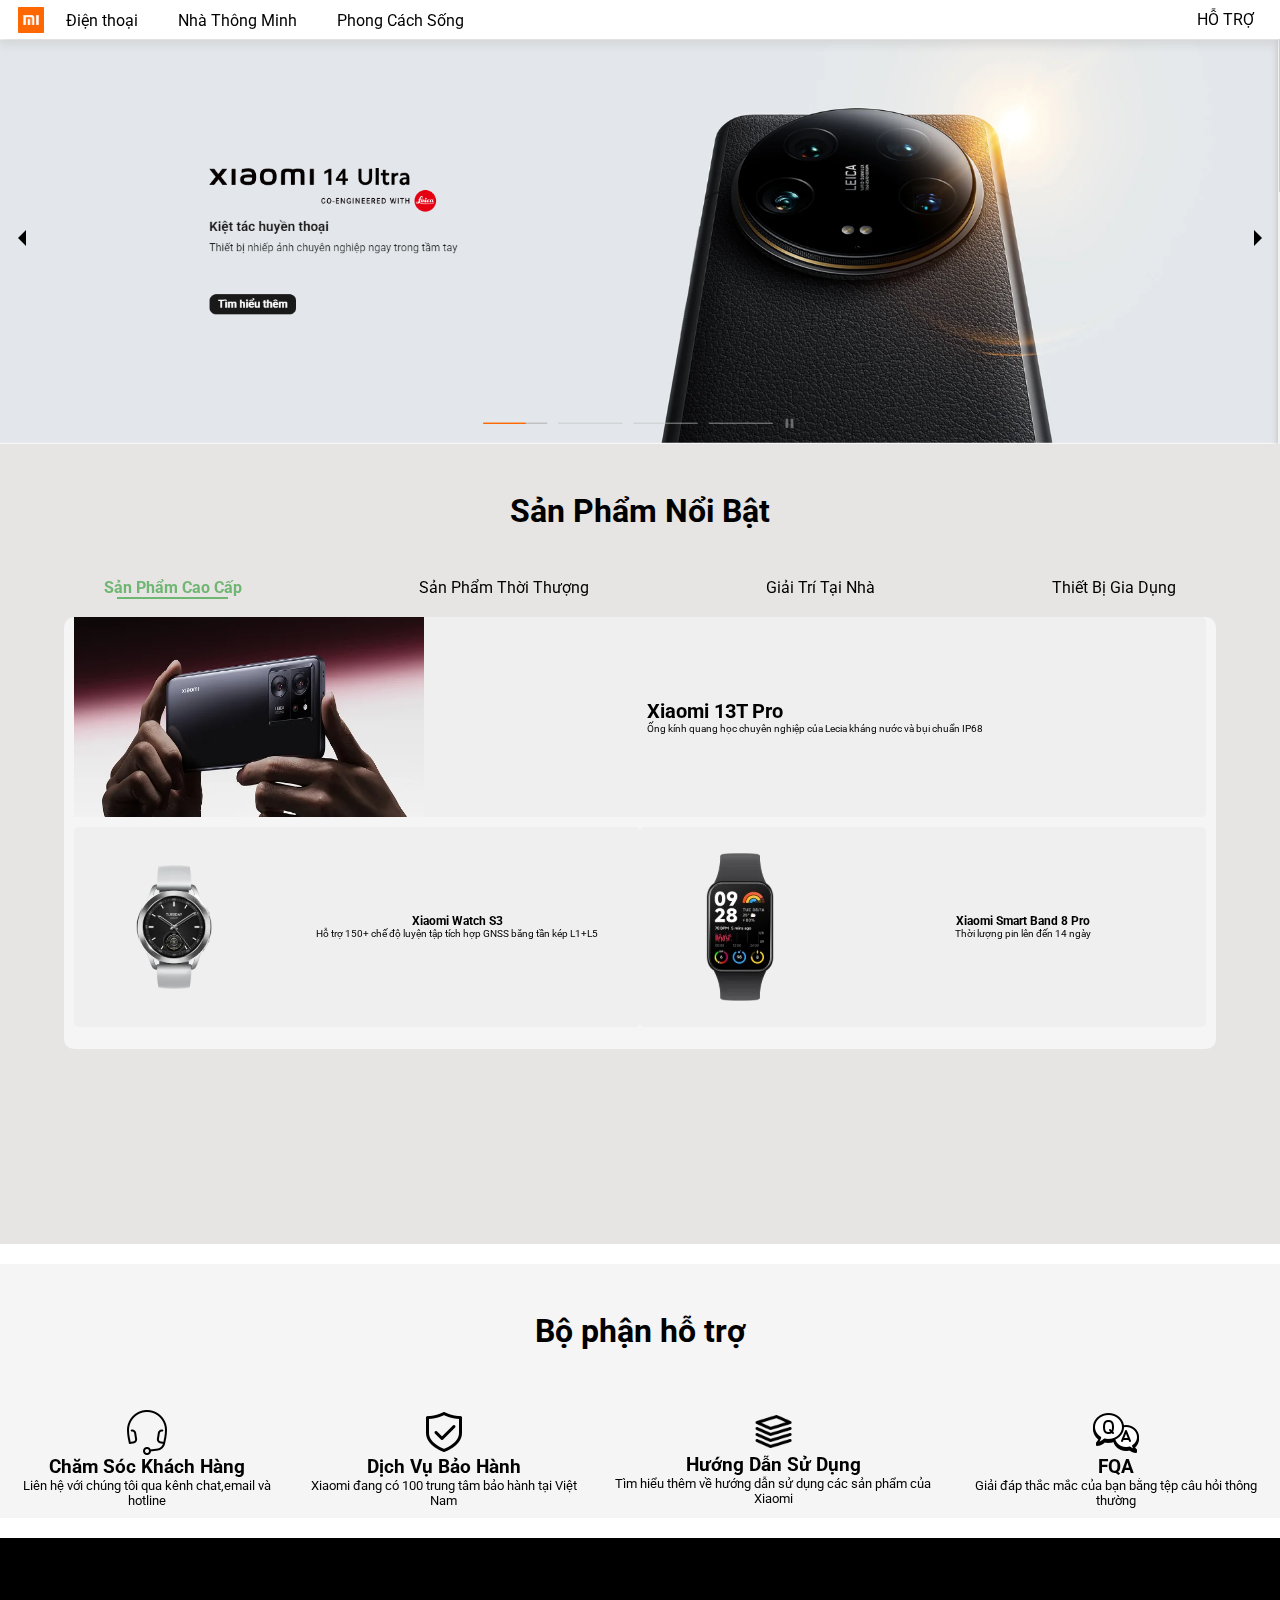
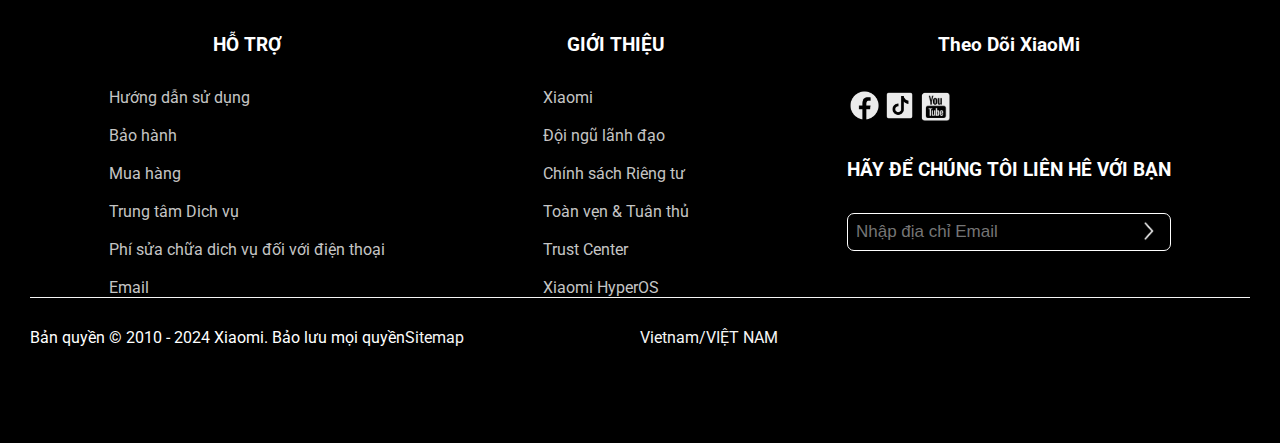
<file: dl/index.html>
<!DOCTYPE html>
<html lang="en">
<head>
    <meta charset="UTF-8">
    <meta name="viewport" content="width=device-width, initial-scale=1.0, viewport-fit=cover">

    <title>Document</title>
    
    <link rel="stylesheet" href="https://cdnjs.cloudflare.com/ajax/libs/font-awesome/4.7.0/css/font-awesome.min.css">
    <link rel="stylesheet" href="./dt.css">
    <link rel="stylesheet" href="./grid.css">

    <link href="https://fonts.googleapis.com/css2?family=Jacquard+12&family=Poppins:ital,wght@0,100;0,200;0,300;0,400;0,500;0,600;0,700;0,800;0,900;1,100;1,200;1,300;1,400;1,500;1,600;1,700;1,800;1,900&family=Roboto:ital,wght@0,100;0,300;0,400;0,500;0,700;0,900;1,100;1,300;1,400;1,500;1,700;1,900&display=swap" rel="stylesheet">
</head>
<body>
    <div class="container">
        <div class="header-navbar">

            <div class="navbar-list">
                <div class="navbar-item left">
                    <div class="logo">
                        <img src="./img/logo.png" alt="">
                    </div>
                    
                    <a href="#" class="mega-menu">Điện thoại
                        <div class="content drop-one" >
                            <p>Xiao</p>
                            <img src="[data-uri]" height="20px" width="20px">
                            <p>Redmi</p>
                                <img src="[data-uri]" height="20px" width="20px">
                            <p>Poco</p>
                        </div>
                    </a>
                    <a href="#" class="mega-menu menu-two">Nhà Thông Minh
                        <div class="content drop-two" >
                            <div class=" images">
                                <p>TV & Phương Tiện</p>
                                <img src="[data-uri]"height="40px" width="40px">
                            </div>
                            <div class=" images">
                                <p>Máy Hút Bụi Đa Năng</p>
                            <img src="[data-uri]" height="35px" width="35px">
    
                            </div>
                            <div class=" images">
                                <p>Thiết Bị Môi Trường</p>
                            <img src="[data-uri]"height="40px" width="40px">
    
                            </div>
                            <div class=" images">
                                <p>Thiết Bị Thông Minh</p>
                                <img src="[data-uri]"height="40px" width="40px">
                            </div>
                        </div>
                    </a>
                    <a href="#" class="mega-menu menu-three">Phong Cách Sống
                        
                        <div class="content drop-three" >
                            <div class="mega-menu images">
                                <p>Thiết bị đeo</p>
                            <img src="[data-uri]">
    
                            </div>
                            <div class="mega-menu images">
                                <p>Văn Phòng</p>
                            <img src="[data-uri]">
    
                            </div>
                            <div class="mega-menu images">
                                <p>Thể Thao</p>
                                <img src="[data-uri]">
        
                            </div>
                            <div class="mega-menu images">
                                <p>Phụ Kiện</p>
                            <img src="[data-uri]">
    
                            </div>
                        </div>
                    </a>
                </div>
            
                <div class="navbar-item right">
                    <a href="#">HỖ TRỢ</a>
                    <a href="#"><i class="fa-solid fa-magnifying-glass"></i></a>
                    <a href=""><i class="fa-solid fa-house"></i></a>
                    
                </div>    
            </div>
        </div>
        
      
         <div class="nav__overlay">
        </div> 
        
        <div class="slide-container">
            <div class="list-image">
                <img class="image" src="img/xiaomi14Ultra.PNG" alt="">
                <img class="image" src="./img/redmi13.PNG" alt="">
                <img class="image" src="./img/redmi note 13 pro.PNG" alt="">
                <img class="image" src="./img/redmi pad pro.PNG" alt="">
            </div>
            <div class="next" onclick="plusSlide(-1)">
                <img src="[data-uri]">
            </div>
            <div class="prev" onclick="plusSlide(1)">
                <img src="[data-uri]">
            </div>
        </div>
    
       
         <div class="product-block" >
            <div class="title">
                <h1>Sản Phẩm Nổi Bật</h1>
            </div>
            <div class="product-tag">
                <p class="tags one active">Sản Phẩm Cao Cấp</p>
                <p class="tags two">Sản Phẩm Thời Thượng</p>
                <p class="tags three">Giải Trí Tại Nhà</p>
                <p class="tags four">Thiết Bị Gia Dụng</p>
            </div>
            <div class="product-select">
                <!-- <div  class="line"></div> -->
                <div class="product_content active">
                        
                        <div class="product_content_inner first">
                           <div class="block">
                                  <img src="./img/xiaomi.webp" alt="">  
                                <div class="block-text">
                                    <h1>Xiaomi 13T Pro</h1>
                                    <p> Ống kính quang học chuyên nghiệp của Lecia kháng nước và bụi chuẩn IP68</p>
                                    <button class="btn-more">Tìm hiểu thêm</button>  
                                </div> 
                                                     
                            </div>  
                        </div>  
    
                        
                         <div class="product_content_inner second">
                            <div class="block">
                                 <img src="./img/dh s3.webp" alt=""> 
                                 <div class="block-text">
                                    <h3>Xiaomi Watch S3</h3>
                                    <băng>Hỗ trợ 150+ chế độ luyện tập tích hợp GNSS băng tần kép L1+L5</p>
                                    <button class="btn-more">Tìm hiểu thêm</button>                     
        
                                </div>
                            </div>
                            <div class="block">
                               <img src="./img/dh band8 pro.webp" alt="">
                                <div class="block-text">
                                    <h3>Xiaomi Smart Band 8 Pro</h3>
                                    <p> Thời lượng pin lên đến 14 ngày</p>                   
                                    <button class="btn-more">Tìm hiểu thêm</button>  
                                </div>   
                            </div>
                        </div>
                    
                </div>
                
                
                <div class="product_content"> 
                    <div class="product_content_inner third">
                        <div class="block">
                            <img src="./img/redmi note13.webp" alt="">
                            <div class="block-text">
                                <h1>Redmi Note 13 </h1>
                                <p> Ống kính quang học chuyên nghiệp của Lecia kháng nước và bụi chuẩn IP68</p>
                                <button class="btn-more">Tìm hiểu thêm</button>                     
                            </div>
                        </div>
                    </div>
                    <div class="product_content_inner fourth">
                        <div class="wrapper">
                            <div class="wrapper-div one">
                                <img src="./img/note13pro+ 5g.webp" alt="">
                                <div class="block-text">
                                    <h3>Xiaomi Smart Band 8 Pro</h3>
                                    <p> Thời lượng pin lên đến 14 ngày</p>   
                                    <button class="btn-more">Tìm hiểu thêm</button>  
                                </div>   
                            </div>
                            <div class="wrapper-div two">
                                <img src="./img/note13pro 5.webp" alt="">
                                <div class="block-text">
                                    <h3>Xiaomi Smart Band 8 Pro</h3>
                                    <p> Thời lượng pin lên đến 14 ngày</p>  
                                    <button class="btn-more">Tìm hiểu thêm</button>  
                                </div>   
                            </div>
                            <div class="wrapper-div three">
                                <img src="./img/redmi buds 5pro.webp" alt="">
                                <div class="block-text">
                                    <h3>Xiaomi Smart Band 8 Pro</h3>
                                    <p> Thời lượng pin lên đến 14 ngày</p>                   
                                </div>   
                                <button class="btn-more">Tìm hiểu thêm</button>  
                            </div>
                            <div class="wrapper-div four">
                                <img src="./img/redmi watch 4.webp" alt="">
                                <div class="block-text">
                                    <h3>Xiaomi Smart Band 8 Pro</h3>
                                    <p> Thời lượng pin lên đến 14 ngày</p>  
                                    <button class="btn-more">Tìm hiểu thêm</button>  
                                </div>   
                            </div>
                        </div>
                    </div>
                </div>
                
                
                <div class="product_content">
                        
                    <div class="product_content_inner first">
                        <div class="block">
                            <img src="./img/xiaomi.webp" alt="">
                            <div class="block-text">
                                <h1>Xiaomi 13T Pro</h1>
                                <p> Ống kính quang học chuyên nghiệp của Lecia kháng nước và bụi chuẩn IP68</p>
                                <button class="btn-more">Tìm hiểu thêm</button>                     
                                
                            </div>
                        </div>
                    </div>
                    <div class="product_content_inner second">
                        <div class="block">
                            <img src="./img/dh s3.webp" alt="">
                            <div class="block-text">
                                <h3>Xiaomi Watch S3</h3>
                                <băng>Hỗ trợ 150+ chế độ luyện tập tích hợp GNSS băng tần kép L1+L5</p>
                                <button class="btn-more">Tìm hiểu thêm</button>                     
    
                            </div>
                        </div>
                        <div class="block">
                            <img src="./img/dh band8 pro.webp" alt="">
                            <div class="block-text">
                                <h3>Xiaomi Smart Band 8 Pro</h3>
                                <p> Thời lượng pin lên đến 14 ngày</p> 
                                <button class="btn-more">Tìm hiểu thêm</button>  
    
                            </div>   
                        </div>
                    </div>
                
                </div>
                
                
                <div class="product_content">
                    <div class="product_content_inner third">
                        <div class="block">
                            <img src="./img/redmi note13.webp" alt="">
                            <div class="block-text">
                                <h1>Redmi Note 13 </h1>
                                <p> Ống kính quang học chuyên nghiệp của Lecia kháng nước và bụi chuẩn IP68</p>
                                <button class="btn-more">Tìm hiểu thêm</button>                     
                            
                            </div>
                        </div>
                    </div>
                    <div class="product_content_inner fourth">
                        <div class="wrapper">
                            <div class="wrapper-div one">
                                <img src="./img/note13pro+ 5g.webp" alt="">
                                <div class="block-text">
                                    <h3>Xiaomi Smart Band 8 Pro</h3>
                                    <p> Thời lượng pin lên đến 14 ngày</p>   
                                    <button class="btn-more">Tìm hiểu thêm</button>  
                                </div>   
                            </div>
                            <div class="wrapper-div two">
                                <img src="./img/note13pro 5.webp" alt="">
                                <div class="block-text">
                                    <h3>Xiaomi Smart Band 8 Pro</h3>
                                    <p> Thời lượng pin lên đến 14 ngày</p>  
                                    <button class="btn-more">Tìm hiểu thêm</button>  
                                </div>   
                            </div>
                            <div class="wrapper-div three">
                                <img src="./img/redmi buds 5pro.webp" alt="">
                                <div class="block-text">
                                    <h3>Xiaomi Smart Band 8 Pro</h3>
                                    <p> Thời lượng pin lên đến 14 ngày</p>                   
                                </div>   
                                <button class="btn-more">Tìm hiểu thêm</button>  
                            </div>
                            <div class="wrapper-div four">
                                <img src="./img/redmi watch 4.webp" alt="">
                                <div class="block-text">
                                    <h3>Xiaomi Smart Band 8 Pro</h3>
                                    <p> Thời lượng pin lên đến 14 ngày</p>  
                                    <button class="btn-more">Tìm hiểu thêm</button>  
                                </div>   
                            </div>
                        </div>
                    </div>
                </div> 
            </div>
        </div>
    
    
    
        <div class="container_support">
            <div class="title">
                <h1>Bộ phận hỗ trợ</h1>
            </div>
            <div class="container_support_inner">
                <div class="container_inner ">
                    <img src="./img/icons8-headset-48.png" alt="">
                    <a href="#" class="container_inner_block">
                        <h3>Chăm Sóc Khách Hàng</h3>
                        <p>Liên hệ với chúng tôi qua kênh chat,email và hotline</p>
                    </a>
                </div>
                <div class="container_inner">
                    <img src="./img/icons8-protect-48.png" alt="">
                    <a href="#" class="container_inner_block">
                        <h3>Dịch Vụ Bảo Hành</h3>
                        <p>Xiaomi đang có 100 trung tâm bảo hành tại Việt Nam</p>
                    </a>    
                </div>
                <div class="container_inner ">
                    <img src="./img/icons8-stack-of-paper-60.png" alt="" width="45px">
                    <a href="#" class="container_inner_block">
                        <h3>Hướng Dẫn Sử Dụng</h3>
                        <p>Tìm hiểu thêm về hướng dẫn sử dụng các sản phẩm của Xiaomi</p>
                    </a>
                </div>
                <div class="container_inner ">
                    <img src="./img/icons8-faq-48.png" alt="">
                    <a href="#" class="container_inner_block">
                        <h3>FQA</h3>
                        <p>Giải đáp thắc mắc của bạn bằng tệp câu hỏi thông thường</p>
                    </a>    
                </div>
            </div>
        </div>
    </div>

</body>


<footer class="footer">
    <div class="footer_first">
        <div class="footer_block ">
            <h3>HỖ TRỢ</h3>
            <a href="#">Hướng dẫn sử dụng</a><br>
            <a href="#">Bảo hành</a><br>
            <a href="#">Mua hàng</a><br>
            <a href="#">Trung tâm Dich vụ</a><br>
            <a href="#">Phí sửa chữa dich vụ đối với điện thoại</a><br>
            <a href="#">Email</a>
        </div>
        <div class="footer_block ">
            <h3>GIỚI THIỆU</h3>
            <a href="#">Xiaomi</a><br>
            <a href="#">Đội ngũ lãnh đạo</a><br>
            <a href="#">Chính sách Riêng tư</a><br>
            <a href="#">Toàn vẹn & Tuân thủ</a><br>
            <a href="#">Trust Center</a><br>
            <a href="#">Xiaomi HyperOS</a>
        </div>
        <div class="footer_block ">
            <h3>Theo Dõi XiaoMi</h3>
            <div class="icon">
                <a href="#" ><img src="./img/icons8-facebook-60.png" alt="" width="35px"></a>
            <a href="#"><img src="./img/icons8-tiktok-60.png" alt="" width="35px"></a>
            <a href="#" class="icon_ytb"><img src="./img/icons8-youtube-60.png" alt="" width="44px"></a>
            
            </div>
            <h3>HÃY ĐỂ CHÚNG TÔI LIÊN HÊ VỚI BẠN</h3>
            <form class="search_bar">
                <input type="text" placeholder="Nhập địa chỉ Email" name="search">
                <img src="./img/icons8-forward-24.png" alt="">
            </form>
        </div>
    </div>
    <div class="line_white"></div>
    <div class="footer_second">
        <div class="footer_second_div">
            <p>Bản quyền © 2010 - 2024 Xiaomi. Bảo lưu mọi quyền</p>
            <a href="#">Sitemap</a>
        </div>
        <div class="footer_second_div">
            <a href="#">Vietnam/VIỆT NAM</a>
            <!-- <img src="./img/icons8-earth-globe-24.png" alt=""> -->
        </div>  
    </div>
</footer> 


<script src="./dt.js"></script>
</html>
</file>
<file: dl/dt.css>
* {
    padding: 0;
    margin: 0;
    box-sizing: border-box;
}

body {
    font-family: "Roboto", sans-serif;
    font-weight: 400;
    font-style: normal;
}

/* style navbar */
.logo img {
    margin-top: 0.3rem;
    padding: 2px;
    height: 30px;
    width: 30px;

}

.header-navbar {
    position: relative;
    z-index: 11;
    background-color: rgb(255, 255, 255);
    /* height: 2.5rem; */
    width: 100%;
    box-shadow: 0px 2px 10px rgb(211, 211, 211);
    /* position: fixed; */
}

.navbar-item a {
    text-decoration: none;
    color: black;
}

.navbar-list {
    display: flex;
    justify-content: space-between;
    margin: 0 1rem;
}

.left {
    display: flex;
}

.left a {
    margin-top: 0.7rem;
    /* margin-left: 20px */
}

.right {
    padding: 10px;
}

/* .right a{
    margin-left: 20px;
} */
.navbar-item a:hover {
    color: rgba(112, 182, 115, 1.00);
}

/* từ đây */
.content {
    margin-top: 0.5rem;
    z-index: 2;
    background-color: #f5f5f5;
    width: 100%;
    left: 0;
    position: absolute;
    /* height: 5rem; */
    display: none;
    justify-content: center
}

.content p {
    margin-top: 2rem;
    padding: 0 20px;
    /* margin-left: 5rem; */
}

.content img {
    margin-top: 2rem;
    /* margin-right: 5rem; */
}

.content p:hover {
    color: rgba(112, 182, 115, 1.00);
}

.content {
    transition-delay: 1s;
    transition: all 4s ease;
}

.mega-menu {
    padding: 0 20px;
}

.mega-menu:hover .content {
    color: black;
    display: flex;
    transition-delay: 1s;
    transition: all 4s ease;

}

.images {
    display: flex;
    justify-content: center;
    align-items: center;
    flex-direction: column;
}

.drop-two img {
    /* margin-left: -5rem; */
    margin-top: -4.5rem;
}

.drop-one {
    /* height: 10rem; */
    padding: 40px;
    /* transform: tr; */

}

.drop-two {
    /* height: 10rem; */
    padding: 40px;

}

.drop-three {
    /* height: 10rem; */
    padding: 40px;

}

.drop-three img {
    height: 30px;
    width: 30px;
    margin-top: -3.5rem;
}

.nav__overlay {
    position: fixed;
    opacity: 0;
    top: 0;
    bottom: 0;
    left: 0;
    right: 0;
    background-color: rgba(0, 0, 0, 0.3);
    z-index: 9;
    transition: opacity 0.3s ease-in-out;

}


/* slide-container */
.slide-container {
    width: 100%;
    position: relative;
    overflow: hidden;
}

.list-image {
    /* width: 420px; */
    display: flex;
    transform: translateX();
    /* overflow: hidden; */

}

.list-image .image {
    width: 100%;
    height: auto;
    flex-shrink: 0;
}

.prev,
.next {
    position: absolute;
    top: 50%;
    transform: translateY(-50%);
    font-size: 24px;
    z-index: 20;
    cursor: pointer;
    color: #333;
}


.prev {
    left: 10px;
}

.next {
    right: 10px;
}

/* product-block */

.product-block {
    max-width: 100%;
    /* height: 60rem; */
    background-color: rgb(231, 228, 228);
    display: flex;
    flex-direction: column;

}

.product-tag {
    width: 100%;
    display: flex;
    justify-content: space-around;
    /* margin: 0 auto; */
    padding: 0 15px;
    /* gap: 3rem;  */
    /* text-align: center;
     box-sizing: border-box;
     padding: 0 30rem; */
}

.tags {
    /* position: relative; */
    z-index: 16;
    cursor: pointer;
    padding: 0 10px;

}



/* product-select */
.title {
    /* width: 100%; */
    /* height: 10rem; */
    padding: 3rem 0 3rem 0;
    /* margin-left: 40%; */
    text-align: center;
}

.product-select {

    display: flex;
    /* margin-left: 37rem; */
    width: 100%;
    justify-content: center;

}

.line {
    position: absolute;
    width: 100px;
    background-color: rgba(112, 182, 115, 1.00);
    height: 3px;
    left: 37.5rem;
    transition: all .3s ease-in-out;
}

.product-tag .tags.active {
    color: rgba(112, 182, 115, 1.00);
    font-weight: bold;
    position: relative;
}

.product-tag .tags.active::after {
    content: '';
    display: block;
    position: absolute;
    background-color: rgba(112, 182, 115, 1.00);
    height: 2px;
    bottom: -2px;
    left: 0;
    right: 0;
    margin: 0 auto;
    width: 70%;
}

.product-select .product_content {
    display: none;
}

.product-select .product_content.active {
    display: block;

}

.product-select {
    width: 100%;
}



/* inner product */
.product_content_inner {

    display: flex;
    padding: 20px;
    z-index: 12;
    width: 100%;
}

.product_content {
    /* position: absolute; */
    width: 60%;
    margin-top: 20px;
    /* margin: 2rem 0 0 -16rem; */
    background-color: #f5f5f5;
    /* height: 45rem; */
    border-radius: 10px;
}

.block {
    display: flex;

    background-color: rgba(231, 228, 228, 0.37);
    border-radius: 5px;
    width: 50%;
    margin-top: -10px;
    z-index: 14;
    position: relative;

}

.block-text {
    margin: auto;
    font-size: 14px;
}

h3 {
    text-align: center;
}

.first .block {
    width: 90rem;
    /* height: 20rem; */

}

.second .block {
    width: 90rem;
    /* height: 20rem; */

}

.first img {
    width: 550px;

}

.third .block {
    width: 90rem;
    /* height: 20rem; */

}

.third img {
    width: 580px;
}

.wrapper {
    display: flex;
    width: 100%;
}

.wrapper img {
    margin-left: 2rem;
}

.wrapper-div {
    width: 16.5rem;
    height: 20rem;
    background-color: rgba(231, 228, 228, 0.37);
    /* padding: 2.5rem; */
    /* margin-right: 2rem; */

}

.wrapper-div .block-text {
    font-size: 12px;
}

.btn-more {
    position: absolute;
    background-color: black;
    color: #f5f5f5;
    padding: 5px;
    border-radius: 5px;
    border: none;
    z-index: 15;
    /* margin: 15rem 0 0 15rem; */
    opacity: 0 !important;
    transition-duration: 0.2s;
    transform: translateY(0px);
}


.first .btn-more {
    margin-top: 2rem;

}

.third .btn-more {
    margin-top: 2rem;
}

.second .btn-more {
    margin-top: 2rem;
}

.block:hover .btn-more {
    cursor: pointer;
    opacity: 1 !important;
    transform: translateY(-30px);
}

.wrapper .btn-more {
    margin: 2rem 0 0 1.5rem;
}

.wrapper:hover .btn-more {

    cursor: pointer;
    opacity: 1 !important;
    transform: translateY(-30px);
}







.product_content_inner .wrapper-div img {
    position: relative;
    z-index: 11;
    transition: all 0.3s ease-in-out;
}

.product_content_inner .wrapper-div:hover img {
    transform: scale(1.1);
}






/* container_support */
.container_support {
    background-color: rgba(231, 228, 228, 0.37);
    width: 100%;
    margin: 20px 0;
    /* height: 30rem; */
}

.container_support_inner {
    display: flex;
    /* padding: 0 5rem; */
    /* max-width: 85%; */
    width: 100%;
    display: flex;
    justify-content: center;
    margin: 0 auto;
    /* gap: 1rem; */
}

.container_inner {
    display: flex;
    flex-direction: column;
    justify-content: center;
    align-items: center;
    padding: 10px;
    /* background-color: #333; */
}



.container_inner_block {
    text-decoration: none;
    color: rgb(2, 2, 2);
}

.container_inner h3,
p {
    text-align: center;
}

.container_inner p {
    font-size: 13px;
}

.container_support_inner {
    position: relative;
    z-index: 20;
}

.container_inner_block:hover {

    z-index: 21;
    color: rgb(46, 150, 51);
    cursor: pointer;
}

.footer {
    width: 100%;
    background-color: black;
    /* height: 30rem; */
    color: white;
    z-index: 20;
    position: relative;
    padding: 6rem 30px;
}

.footer_first {
    display: flex;
    justify-content: space-around;
}

.footer_block {

    /* height: 20rem; */
    /* background-color: #f5f5f5; */
}

.footer_block a {

    z-index: 21;
    color: rgb(197, 197, 197);
    text-decoration: none;

}

.search_bar img {
    position: absolute;
    width: 20px;
    margin: 8px 0px 0 -2rem;
}

.icon_ytb img {
    position: absolute;
    margin-top: -0.7rem;
}

.icon {
    display: flex;
}

.icon a {
    margin-bottom: 2rem;
}

input {
    background-color: #000000;
    padding: 8px;
    border: 1px solid white;
    border-radius: 7px;
    width: 100%;
    font-size: 17px;
}

.footer_block h3 {
    margin-bottom: 2rem;
}

.footer_block a {
    display: block;
}

.footer_block a:hover {
    text-decoration: underline;
    color: #f5f5f5;
}

.footer_second_div {
    width: 100%;
}

.footer_second {
    display: flex;
    justify-content: space-between;
}

.footer_second_div a {
    display: block;
    /* margin-left: 20px; */
    color: #f5f5f5;
    text-decoration: none;
}

.footer_second_div img {
    margin-top: -6px;
    /* margin-left: 20px; */
    width: 80%;
}

.footer_second_div a {
    display: block;
    /* margin-left: 20px; */
}

.footer_second_div a:hover {
    text-decoration: underline;
}

.footer_second_div {
    display: flex;
}

.line_white {
    width: 100%;
    height: 1px;
    background-color: #f5f5f5;
    margin-bottom: 30px;
}
</file>
<file: dl/grid.css>
.grid {
    width: 100%;
    display: block;
    padding: 0;
}

.grid.wide {
    max-width: 1200px;
    margin: 0 auto;
}

.row {
    display: flex;
    flex-wrap: wrap;
    margin-left: -4px;
    margin-right: -4px;
}

.row.no-gutters {
    margin-left: 0;
    margin-right: 0;
}

.col {
    padding-left: 4px;
    padding-right: 4px;
}

.row.no-gutters .col {
    padding-left: 0;
    padding-right: 0;
}

.c-0 {
    display: none;
}

.c-1 {
    flex: 0 0 8.33333%;
    max-width: 8.33333%;
}

.c-2 {
    flex: 0 0 16.66667%;
    max-width: 16.66667%;
}

.c-3 {
    flex: 0 0 25%;
    max-width: 25%;
}

.c-4 {
    flex: 0 0 33.33333%;
    max-width: 33.33333%;
}

.c-5 {
    flex: 0 0 41.66667%;
    max-width: 41.66667%;
}

.c-6 {
    flex: 0 0 50%;
    max-width: 50%;
}

.c-7 {
    flex: 0 0 58.33333%;
    max-width: 58.33333%;
}

.c-8 {
    flex: 0 0 66.66667%;
    max-width: 66.66667%;
}

.c-9 {
    flex: 0 0 75%;
    max-width: 75%;
}

.c-10 {
    flex: 0 0 83.33333%;
    max-width: 83.33333%;
}

.c-11 {
    flex: 0 0 91.66667%;
    max-width: 91.66667%;
}

.c-12 {
    flex: 0 0 100%;
    max-width: 100%;
}

.c-o-1 {
    margin-left: 8.33333%;
}

.c-o-2 {
    margin-left: 16.66667%;
}

.c-o-3 {
    margin-left: 25%;
}

.c-o-4 {
    margin-left: 33.33333%;
}

.c-o-5 {
    margin-left: 41.66667%;
}

.c-o-6 {
    margin-left: 50%;
}

.c-o-7 {
    margin-left: 58.33333%;
}

.c-o-8 {
    margin-left: 66.66667%;
}

.c-o-9 {
    margin-left: 75%;
}

.c-o-10 {
    margin-left: 83.33333%;
}

.c-o-11 {
    margin-left: 91.66667%;
}

/* >= Tablet */
@media (min-width: 740px) {
    .row {
        margin-left: -8px;
        margin-right: -8px;
    }

    .col {
        padding-left: 8px;
        padding-right: 8px;
    }

    .m-0 {
        display: none;
    }

    .m-1,
    .m-2,
    .m-3,
    .m-4,
    .m-5,
    .m-6,
    .m-7,
    .m-8,
    .m-9,
    .m-10,
    .m-11,
    .m-12 {
        display: block;
    }

    .m-1 {
        flex: 0 0 8.33333%;
        max-width: 8.33333%;
    }

    .m-2 {
        flex: 0 0 16.66667%;
        max-width: 16.66667%;
    }

    .m-3 {
        flex: 0 0 25%;
        max-width: 25%;
    }

    .m-4 {
        flex: 0 0 33.33333%;
        max-width: 33.33333%;
    }

    .m-5 {
        flex: 0 0 41.66667%;
        max-width: 41.66667%;
    }

    .m-6 {
        flex: 0 0 50%;
        max-width: 50%;
    }

    .m-7 {
        flex: 0 0 58.33333%;
        max-width: 58.33333%;
    }

    .m-8 {
        flex: 0 0 66.66667%;
        max-width: 66.66667%;
    }

    .m-9 {
        flex: 0 0 75%;
        max-width: 75%;
    }

    .m-10 {
        flex: 0 0 83.33333%;
        max-width: 83.33333%;
    }

    .m-11 {
        flex: 0 0 91.66667%;
        max-width: 91.66667%;
    }

    .m-12 {
        flex: 0 0 100%;
        max-width: 100%;
    }

    .m-o-1 {
        margin-left: 8.33333%;
    }

    .m-o-2 {
        margin-left: 16.66667%;
    }

    .m-o-3 {
        margin-left: 25%;
    }

    .m-o-4 {
        margin-left: 33.33333%;
    }

    .m-o-5 {
        margin-left: 41.66667%;
    }

    .m-o-6 {
        margin-left: 50%;
    }

    .m-o-7 {
        margin-left: 58.33333%;
    }

    .m-o-8 {
        margin-left: 66.66667%;
    }

    .m-o-9 {
        margin-left: 75%;
    }

    .m-o-10 {
        margin-left: 83.33333%;
    }

    .m-o-11 {
        margin-left: 91.66667%;
    }
}

/* PC medium resolution > */
@media (min-width: 1113px) {
    .row {
        margin-left: -12px;
        margin-right: -12px;
    }

    .row.sm-gutter {
        margin-left: -5px;
        margin-right: -5px;
    }

    .col {
        padding-left: 12px;
        padding-right: 12px;
    }

    .row.sm-gutter .col {
        padding-left: 5px;
        padding-right: 5px;
    }

    .l-0 {
        display: none;
    }

    .l-1,
    .l-2,
    .l-2-4,
    .l-3,
    .l-4,
    .l-5,
    .l-6,
    .l-7,
    .l-8,
    .l-9,
    .l-10,
    .l-11,
    .l-12 {
        display: block;
    }

    .l-1 {
        flex: 0 0 8.33333%;
        max-width: 8.33333%;
    }

    .l-2 {
        flex: 0 0 16.66667%;
        max-width: 16.66667%;
    }

    .l-2-4 {
        flex: 0 0 20%;
        max-width: 20%;
    }

    .l-3 {
        flex: 0 0 25%;
        max-width: 25%;
    }

    .l-4 {
        flex: 0 0 33.33333%;
        max-width: 33.33333%;
    }

    .l-5 {
        flex: 0 0 41.66667%;
        max-width: 41.66667%;
    }

    .l-6 {
        flex: 0 0 50%;
        max-width: 50%;
    }

    .l-7 {
        flex: 0 0 58.33333%;
        max-width: 58.33333%;
    }

    .l-8 {
        flex: 0 0 66.66667%;
        max-width: 66.66667%;
    }

    .l-9 {
        flex: 0 0 75%;
        max-width: 75%;
    }

    .l-10 {
        flex: 0 0 83.33333%;
        max-width: 83.33333%;
    }

    .l-11 {
        flex: 0 0 91.66667%;
        max-width: 91.66667%;
    }

    .l-12 {
        flex: 0 0 100%;
        max-width: 100%;
    }

    .l-o-1 {
        margin-left: 8.33333%;
    }

    .l-o-2 {
        margin-left: 16.66667%;
    }

    .l-o-3 {
        margin-left: 25%;
    }

    .l-o-4 {
        margin-left: 33.33333%;
    }

    .l-o-5 {
        margin-left: 41.66667%;
    }

    .l-o-6 {
        margin-left: 50%;
    }

    .l-o-7 {
        margin-left: 58.33333%;
    }

    .l-o-8 {
        margin-left: 66.66667%;
    }

    .l-o-9 {
        margin-left: 75%;
    }

    .l-o-10 {
        margin-left: 83.33333%;
    }

    .l-o-11 {
        margin-left: 91.66667%;
    }
}

/* Tablet - PC low resolution */
@media (min-width: 740px) and (max-width: 1440px) {
    .line {
        width: 100px;
        /* left: 360px; */
    }

    .wide {
        width: 644px;
    }

    /* .list-image .image{
        width: 100%;
        height: 350px;
    } */
    .product_content {
        width: 90%;
        height: 27rem;
    }

    .first img {
        width: 350px;
        height: 200px;
    }

    .first .block {
        width: 100%;
        height: 12.5rem;
    }

    .block-text {
        font-size: 10px;
        padding: 10px;
    }

    .second .block {
        width: 50%;
        height: 12.5rem;
    }

    .product_content_inner {
        padding: 10px;
    }

    .third img {
        width: 350px;
        height: 200px;
    }

    .third .block {
        width: 100%;
        height: 12.5rem;
    }

    .wrapper-div {
        width: 100%;
        height: 12.5rem;
        margin-right: 0.3rem;
    }

    .wrapper-div img {
        width: 100px;
        height: 100px;
        margin-left: 30px;
    }

    .fourth .block-text {
        font-size: 12px;
        padding: 0 7.5px
    }

    .product-block {
        height: 50rem;
    }

}

@media only screen and (max-width: 740px) {
    .line {
        width: 50px;
        left: 35px;
    }

    .navbar-item a {
        font-size: 10px;
    }

    .mega-menu {
        padding: 0;
        margin-right: 7px;
    }

    .logo {
        margin-right: 5px;
    }

    .drop_two img {

        width: 25px;
        height: 25px;
    }

    .product-block {
        height: 30rem;
    }

    .title {
        font-size: 10px;
        margin: 0;
        height: 0;
    }

    .product-tag .tags {
        padding: 0;
        font-size: 10px;
    }

    /* here */
    .product_content {
        width: 90%;
        height: 14rem;
    }

    /*tesst*/
    .product_content_inner {
        width: 100%;
    }

    .first img {
        width: 250px;
        height: 100px;
    }

    .first .block {
        width: 100%;
        height: 6.4rem;
    }

    .block-text {
        font-size: 6px;
        padding: 10px;
    }

    .btn-more {
        font-size: 7px;
        padding: 3px;
    }

    .second .block {
        width: 50%;
        height: 6.4rem;
    }

    .product_content_inner {
        padding: 10px;
    }

    .third img {
        width: 250px;
        height: 100px;
    }

    .third .block {
        width: 100%;
        height: 6.4rem;
    }
    

    .wrapper-div {
        width: 100%;
        height: 6.4rem;
        margin-right: 0.3rem;
    }

    .wrapper-div img {
        width: 60px;
        height: 60px;
        margin-left: 10px;
    }

    .fourth .block-text {
        font-size: 5px;
        padding: 0 7.5px
    }

    .wrapper .btn-more {
        font-size: 7px;
        padding: 2px;
        margin: 2rem 0 0 0.5rem;
    }

    .container_inner img {
        width: 30px;
        height: 30px;
    }

    .container_inner_block {
        padding: 3px 7.5px;
        font-size: 10px;
        height: 10rem;
    }

}

/* > PC low resolution */
@media (min-width: 1024px) and (max-width: 1239px) {
    .line {
        width: 100px;
        left: 150px;
    }

    .product-block {
        height: 70rem;
    }

    .product_content {
        width: 100%;
        height: 45rem;
    }

    .wrapper-div {
        width: 100%;
        height: 18rem;
        margin-right: 0.3rem;
    }

    .wide {
        width: 984px;
    }

    .wide .row {
        margin-left: -12px;
        margin-right: -12px;
    }

    .wide .row.sm-gutter {
        margin-left: -5px;
        margin-right: -5px;
    }

    .wide .col {
        padding-left: 12px;
        padding-right: 12px;
    }

    .wide .row.sm-gutter .col {
        padding-left: 5px;
        padding-right: 5px;
    }

    .wide .l-0 {
        display: none;
    }

    .wide .l-1,
    .wide .l-2,
    .wide .l-2-4,
    .wide .l-3,
    .wide .l-4,
    .wide .l-5,
    .wide .l-6,
    .wide .l-7,
    .wide .l-8,
    .wide .l-9,
    .wide .l-10,
    .wide .l-11,
    .wide .l-12 {
        display: block;
    }

    .wide .l-1 {
        flex: 0 0 8.33333%;
        max-width: 8.33333%;
    }

    .wide .l-2 {
        flex: 0 0 16.66667%;
        max-width: 16.66667%;
    }

    .wide .l-2-4 {
        flex: 0 0 20%;
        max-width: 20%;
    }

    .wide .l-3 {
        flex: 0 0 25%;
        max-width: 25%;
    }

    .wide .l-4 {
        flex: 0 0 33.33333%;
        max-width: 33.33333%;
    }

    .wide .l-5 {
        flex: 0 0 41.66667%;
        max-width: 41.66667%;
    }

    .wide .l-6 {
        flex: 0 0 50%;
        max-width: 50%;
    }

    .wide .l-7 {
        flex: 0 0 58.33333%;
        max-width: 58.33333%;
    }

    .wide .l-8 {
        flex: 0 0 66.66667%;
        max-width: 66.66667%;
    }

    .wide .l-9 {
        flex: 0 0 75%;
        max-width: 75%;
    }

    .wide .l-10 {
        flex: 0 0 83.33333%;
        max-width: 83.33333%;
    }

    .wide .l-11 {
        flex: 0 0 91.66667%;
        max-width: 91.66667%;
    }

    .wide .l-12 {
        flex: 0 0 100%;
        max-width: 100%;
    }

    .wide .l-o-1 {
        margin-left: 8.33333%;
    }

    .wide .l-o-2 {
        margin-left: 16.66667%;
    }

    .wide .l-o-3 {
        margin-left: 25%;
    }

    .wide .l-o-4 {
        margin-left: 33.33333%;
    }

    .wide .l-o-5 {
        margin-left: 41.66667%;
    }

    .wide .l-o-6 {
        margin-left: 50%;
    }

    .wide .l-o-7 {
        margin-left: 58.33333%;
    }

    .wide .l-o-8 {
        margin-left: 66.66667%;
    }

    .wide .l-o-9 {
        margin-left: 75%;
    }

    .wide .l-o-10 {
        margin-left: 83.33333%;
    }

    .wide .l-o-11 {
        margin-left: 91.66667%;
    }
}
</file>
